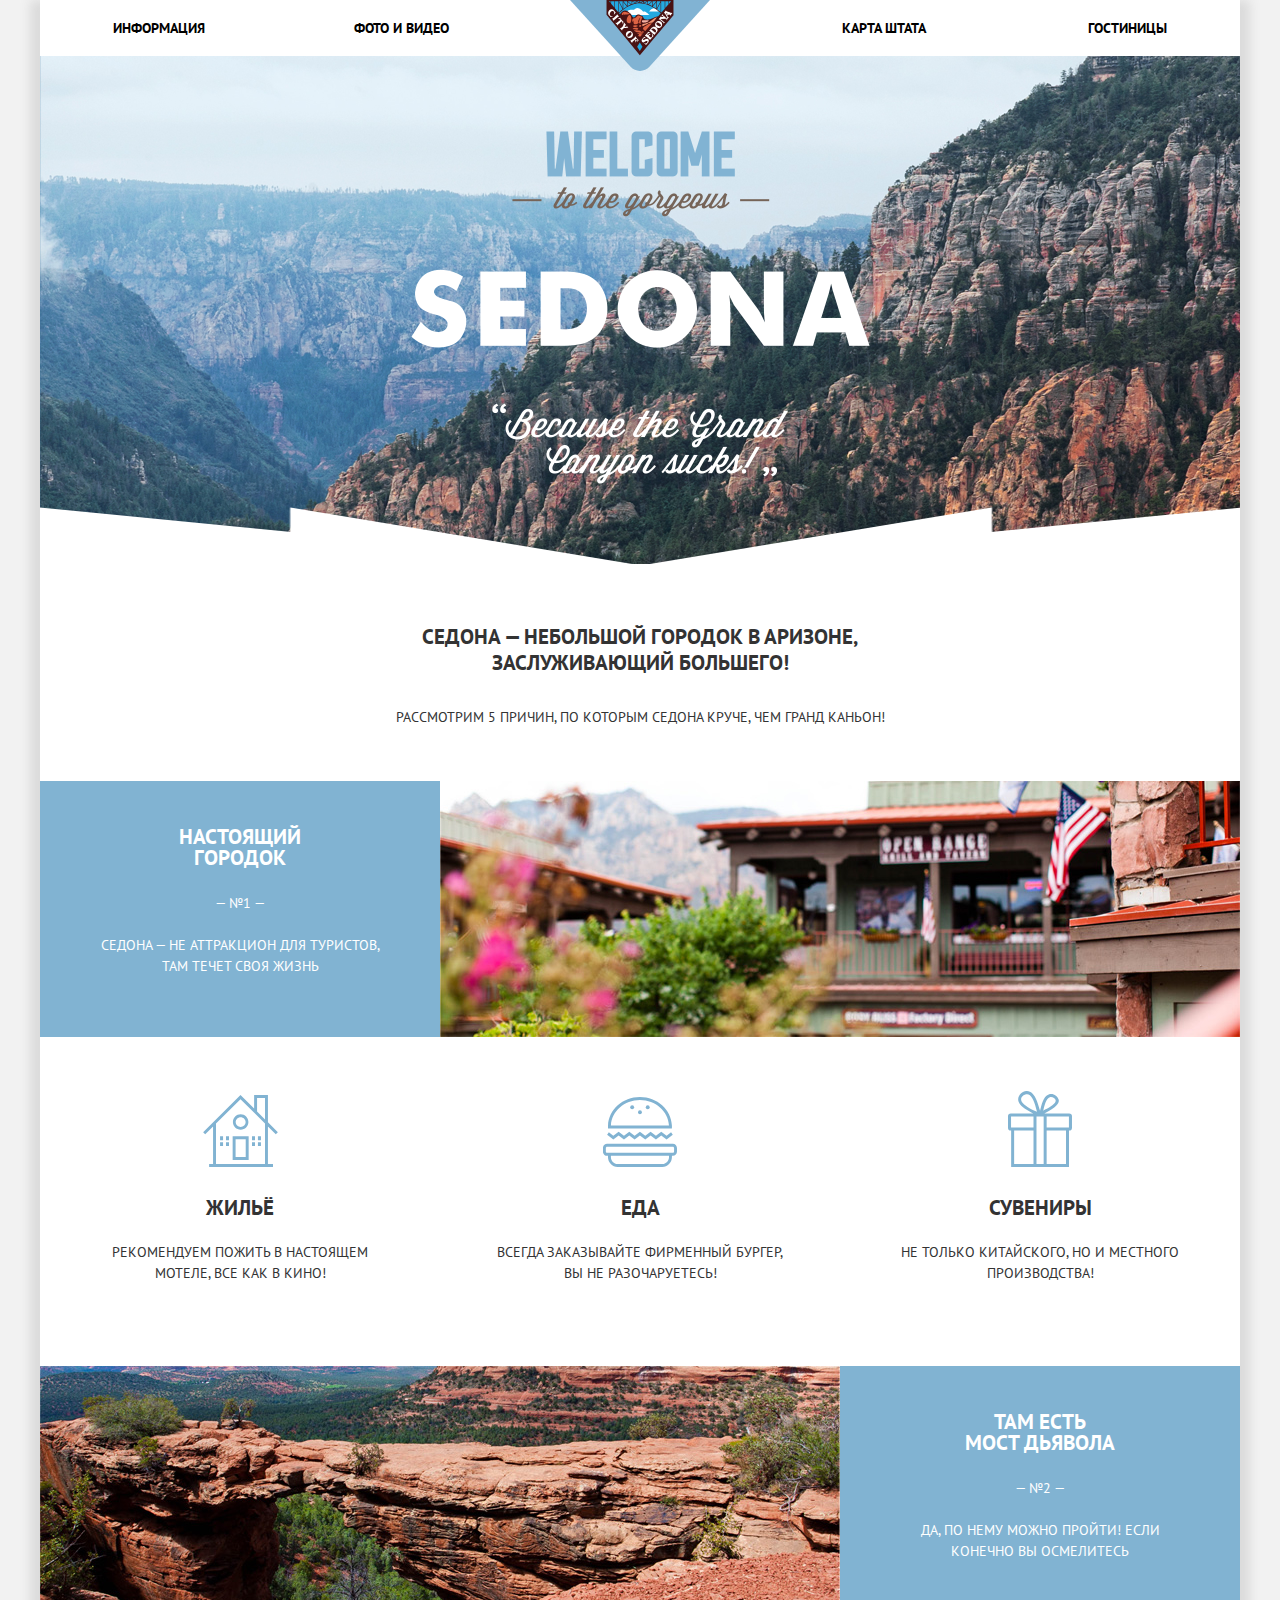
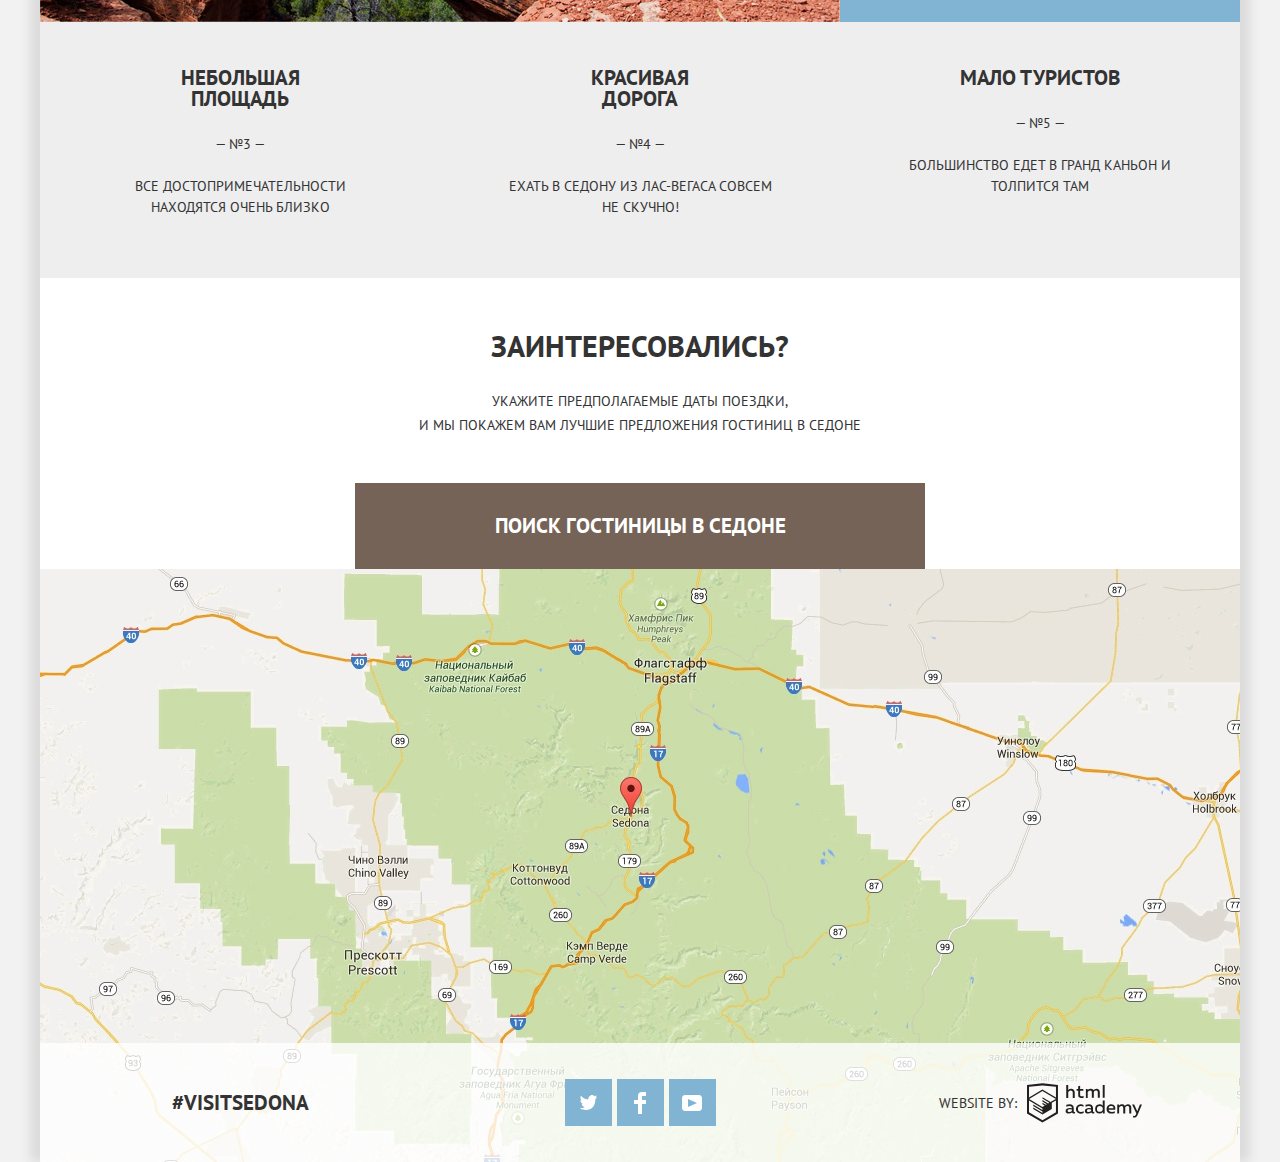
<file: index.html>
<!DOCTYPE html>
<html lang="ru">

<head>
  <meta charset="utf-8">
  <title>HTML Academy: Седона</title>
  <link href="https://fonts.googleapis.com/css?family=PT+Sans" rel="stylesheet">
  <link href="css/normalize.css" rel="stylesheet">
  <link rel="stylesheet" href="css/style.min.css">
</head>

<body>
  <div class="body-container">
    <header class="main-header main-page-header">
      <h1 class="visually-hidden">«Седона»</h1>
      <a class="main-header-logo">
        <img src="img/logo-sedona.svg" alt="Логотип Седоны" width="140" height="71">
      </a>
      <nav class="main-navigation">
        <ul class="site-navigation">
          <li><a href="#">Информация</a></li>
          <li><a href="#">Фото и видео</a></li>
          <li><a href="#">Карта штата</a></li>
          <li><a href="catalog.html">Гостиницы</a></li>
        </ul>
      </nav>
      <img class="welcome" src="img/welcome.png" alt="Добро пожаловать в прекрасную Седону потому что Гранд Каньон отстой" width="459" height="353">
    </header>

    <main class="container">

      <section class="sedona-features">
        <h2 class="visually-hidden">Преимущества Седоны</h2>
        <p class="description">Седона — небольшой городок в Аризоне, заслуживающий большего!</p>
        <p class="features">Рассмотрим 5 причин, по которым Седона круче, чем гранд каньон!</p>
        <ul class="features-list">
          <li class="feature-item feature-item-full-width">
            <div class="container">
              <h3 class="feature-title">Настоящий городок</h3>
              <b>— №1 —</b>
              <p class="feature-comment">Седона — не аттракцион для туристов, там течет своя жизнь</p>
            </div>
            <img src="img/city.jpg" alt="фото городка" width="800" height="256">
            <ul class="features-town">
              <li class="feature-item accommodation">
                <h3 class="feature-tittle">Жильё</h3>
                <p class="feature-comment">Рекомендуем пожить в настоящем мотеле, все как в кино!</p>
              </li>
              <li class="feature-item food">
                <h3 class="feature-tittle">Еда</h3>
                <p class="feature-comment">Всегда заказывайте фирменный бургер, вы не разочаруетесь!</p>
              </li>
              <li class="feature-item souvenirs">
                <h3 class="feature-tittle">Сувениры</h3>
                <p class="feature-comment">Не только китайского, но и местного производства!</p>
              </li>
            </ul>
          </li>
          <li class="feature-item feature-item-full-width">
            <img src="img/bridge.jpg" alt="фото моста" width="800" height="256">
            <div class="container">
              <h3 class="feature-title bridge">Там есть<br> мост дьявола</h3>
              <b>— №2 —</b>
              <p class="feature-comment">Да, по нему можно пройти! Если конечно вы осмелитесь</p>
            </div>
          </li>
          <li class="feature-item">
            <h3 class="feature-title">Небольшая площадь</h3>
            <b>— №3 —</b>
            <p class="feature-comment">Все достопримечательности находятся очень близко</p>
          </li>
          <li class="feature-item">
            <h3 class="feature-title">Красивая дорога</h3>
            <b>— №4 —</b>
            <p class="feature-comment">Ехать в Седону из Лас-Вегаса совсем не скучно!</p>
          </li>
          <li class="feature-item">
            <h3 class="feature-title">Мало туристов</h3>
            <b>— №5 —</b>
            <p class="feature-comment">Большинство едет в Гранд Каньон и толпится там</p>
          </li>
        </ul>
      </section>
      <section class="search-hotel">
        <h2 class="visually-hidden">Поиск гостиницы в Седоне</h2>
        <b class="interesting">Заинтересовались?</b>
        <p class="search-offer">Укажите предполагаемые даты поездки,<br>
          и мы покажем вам лучшие предложения гостиниц в Седоне</p>
        <a href="#" class="title-button button">Поиск гостиницы в седоне</a>
        <form class="search-form" action="https://echo.htmlacademy.ru" method="post">
          <div class="search-container">
            <p class="search-item">
              <label for="arrival-date">Дата заезда:</label>
              <input class="input-date" id="arrival-date" type="text" name="arrival-date" value="24 апреля 2017">
              <button type="button" name="calendar" class="button form-icon calendar" aria-label="Календарь">
                <svg xmlns="http://www.w3.org/2000/svg" width="21" height="22" viewBox="0 0 21 22">
                  <path d="M19.251 2.025h-2.845V.648c0-.381-.294-.689-.656-.689-.363 0-.656.308-.656.689v1.377h-3.938V.648c0-.381-.294-.689-.655-.689-.363 0-.657.308-.657.689v1.377H5.906V.648c0-.381-.294-.689-.656-.689-.363 0-.657.308-.657.689v1.377H1.75C.784 2.025 0 2.847 0 3.862v16.302C0 21.179.784 22 1.75 22h17.501c.966 0 1.749-.821 1.749-1.836V3.862c0-1.015-.783-1.837-1.749-1.837zm.437 18.139a.448.448 0 0 1-.437.459H1.75a.45.45 0 0 1-.438-.459V3.862a.45.45 0 0 1 .438-.459h2.844v1.378c0 .381.294.689.657.689.362 0 .656-.308.656-.689V3.403h3.938v1.378c0 .381.294.689.657.689.361 0 .655-.308.655-.689V3.403h3.938v1.378c0 .381.293.689.656.689.362 0 .656-.308.656-.689V3.403h2.845c.241 0 .437.206.437.459v16.302z" />
                  <path d="M4.594 8.225h2.625v2.066H4.594zM4.594 11.668h2.625v2.067H4.594zM4.594 15.112h2.625v2.066H4.594zM9.188 15.112h2.625v2.066H9.188zM9.188 11.668h2.625v2.067H9.188zM9.188 8.225h2.625v2.066H9.188zM13.781 15.112h2.625v2.066h-2.625zM13.781 11.668h2.625v2.067h-2.625zM13.781 8.225h2.625v2.066h-2.625z" />
                </svg>
              </button>
            </p>
            <p class="search-item">
              <label for="departure-date">Дата выезда:</label>
              <input class="input-date" id="departure-date" type="text" name="departure-date" value="4 июля 2017">
              <button type="button" name="calendar" class="button form-icon calendar" aria-label="Календарь">
                <svg xmlns="http://www.w3.org/2000/svg" width="21" height="22" viewBox="0 0 21 22">
                  <path d="M19.251 2.025h-2.845V.648c0-.381-.294-.689-.656-.689-.363 0-.656.308-.656.689v1.377h-3.938V.648c0-.381-.294-.689-.655-.689-.363 0-.657.308-.657.689v1.377H5.906V.648c0-.381-.294-.689-.656-.689-.363 0-.657.308-.657.689v1.377H1.75C.784 2.025 0 2.847 0 3.862v16.302C0 21.179.784 22 1.75 22h17.501c.966 0 1.749-.821 1.749-1.836V3.862c0-1.015-.783-1.837-1.749-1.837zm.437 18.139a.448.448 0 0 1-.437.459H1.75a.45.45 0 0 1-.438-.459V3.862a.45.45 0 0 1 .438-.459h2.844v1.378c0 .381.294.689.657.689.362 0 .656-.308.656-.689V3.403h3.938v1.378c0 .381.294.689.657.689.361 0 .655-.308.655-.689V3.403h3.938v1.378c0 .381.293.689.656.689.362 0 .656-.308.656-.689V3.403h2.845c.241 0 .437.206.437.459v16.302z" />
                  <path d="M4.594 8.225h2.625v2.066H4.594zM4.594 11.668h2.625v2.067H4.594zM4.594 15.112h2.625v2.066H4.594zM9.188 15.112h2.625v2.066H9.188zM9.188 11.668h2.625v2.067H9.188zM9.188 8.225h2.625v2.066H9.188zM13.781 15.112h2.625v2.066h-2.625zM13.781 11.668h2.625v2.067h-2.625zM13.781 8.225h2.625v2.066h-2.625z" />
                </svg>
              </button>
            </p>
            <p class="search-item">
              <label for="adults">Взрослые:</label>
              <button type="button" name="minus" class="button form-icon minus" aria-label="минус">
                <svg width="12" height="3">
                  <line x1="0" y1="2" x2="12" y2="2" stroke="#a9a9a9" stroke-width="3" />
                </svg>
              </button>
              <input class="input-number" id="adults" type="text" name="adults" value="2">
              <button type="button" name="plus" class="button form-icon plus" aria-label="плюс">
                <svg width="12" height="12">
                  <line x1="0" y1="6" x2="12" y2="6" stroke="#a9a9a9" stroke-width="3" />
                  <line x1="6" y1="0" x2="6" y2="12" stroke="#a9a9a9" stroke-width="3" />
                </svg>
              </button>
              <label class="children" for="children">Дети:</label>
              <button type="button" name="minus" class="button form-icon minus" aria-label="минус">
                <svg width="12" height="3">
                  <line x1="0" y1="2" x2="12" y2="2" stroke="#a9a9a9" stroke-width="3" />
                </svg>
              </button>
              <input class="input-number" id="children" type="text" name="children" value="0">
              <button type="button" name="plus" class="button form-icon plus" aria-label="плюс">
                <svg width="12" height="12">
                  <line x1="0" y1="6" x2="12" y2="6" stroke="#a9a9a9" stroke-width="3" />
                  <line x1="6" y1="0" x2="6" y2="12" stroke="#a9a9a9" stroke-width="3" />
                </svg>
              </button>
            </p>
          </div>
          <button type="submit" class="search-button button">Найти</button>
        </form>
      </section>
    </main>
    <footer class="main-footer">
      <div class="map">
        <iframe src="https://www.google.com/maps/embed?pb=!1m18!1m12!1m3!1d498554.2047566273!2d-112.06861804696558!3d34.824719195195456!2m3!1f0!2f0!3f0!3m2!1i1024!2i768!4f13.1!3m3!1m2!1s0x872da132f942b00d%3A0x5548c523fa6c8efd!2z0KHQtdC00L7QvdCwLCDQkNGA0LjQt9C-0L3QsCA4NjMzNiwg0KHQqNCQ!5e0!3m2!1sru!2sru!4v1551108663161"
          width="1200" height="593" allowfullscreen></iframe>
        <img src="img/map.jpg" alt="карта Седоны" width="1200" height="593">
      </div>
      <div class="container">
        <span class="hashtag">#visitsedona</span>
        <div class="footer-social">
          <ul>
            <li><a class="social-button" href="#"><span class="visually-hidden">Твиттер</span>
                <svg xmlns="http://www.w3.org/2000/svg" xmlns:xlink="http://www.w3.org/1999/xlink" width="17" height="15" viewBox="0 0 17 15">
                  <path fill="#FFF" d="M10.95.144c1.685-.496 2.984.27 3.577 1.179.673-.231 1.331-.481 2.011-.708a2.345 2.345 0 0 1-.857 1.768c.685.17 1.304-.491 1.304-.491-.169 1-1.006 1.788-1.563 2.024-.231 6.75-3.175 11.217-10.077 11.082h-.446c-.41 0-4.164-.46-4.898-1.887 2.271.196 3.893-.422 4.693-1.177-.96-.3-2.679-.477-2.979-2.95.349.106.564.228 1.19.119C1.705 8.247.374 7.53.448 5.33c.285.328 1.067.536 1.34.472C1.085 5.561-.182 2.442.894.85c1.818 1.854 3.735 3.606 7.152 3.773C8.254 2.33 9.183.793 10.95.144z" /></svg>
              </a></li>
            <li><a class="social-button" href="#"><span class="visually-hidden">Фейсбук</span>
                <svg xmlns="http://www.w3.org/2000/svg" width="12" height="22" viewBox="0 0 12 22">
                  <path fill="#FFF" d="M12 4V0H8a4 4 0 0 0-4 4v4H0v4h4v10h4V12h4V8H8V4h4z" /></svg>
              </a></li>
            <li><a class="social-button" href="#"><span class="visually-hidden">Ютуб</span>
                <svg xmlns="http://www.w3.org/2000/svg" xmlns:xlink="http://www.w3.org/1999/xlink" width="20" height="16" viewBox="0 0 20 16">
                  <path fill="#FFF" d="M17 0H3C1.35 0 0 1.35 0 3v10c0 1.65 1.35 3 3 3h14c1.65 0 3-1.35 3-3V3c0-1.65-1.35-3-3-3zM6.027 11.998V4.002L15.014 8l-8.987 3.998z" /></svg>
              </a></li>
          </ul>
        </div>
        <p class="footer-copyright">
          <span>website by:</span>
          <a class="copyright" href="https://htmlacademy.ru/intensive/htmlcss">
            <svg id="Layer_1" data-name="Layer 1" xmlns="http://www.w3.org/2000/svg" width="115" height="40" viewBox="0 0 108.08 36.85">
              <title>logo-htmlacademy-small1</title>
              <path d="M44.61,26.88a2,2,0,0,0,.55-0.1v1.33a3.25,3.25,0,0,1-1.18.21,1.67,1.67,0,0,1-1.67-1,4.84,4.84,0,0,1-3.14,1.08c-1.51,0-2.91-.83-2.91-2.55,0-2.13,2-2.79,3.71-2.79a11.08,11.08,0,0,1,2.17.25v-0.3c0-1-.76-1.77-2.19-1.77a7.42,7.42,0,0,0-3,.64v-1.7a10.21,10.21,0,0,1,3.19-.55c2.36,0,3.81,1.12,3.81,3.65v3a0.54,0.54,0,0,0,.49.59h0.17Zm-6.44-1.13A1.35,1.35,0,0,0,39.63,27h0.11a3.39,3.39,0,0,0,2.41-1V24.58a9.72,9.72,0,0,0-1.81-.21c-1,0-2.16.33-2.16,1.38h0Zm12.36-6.11a5,5,0,0,1,2.57.64V22a4.08,4.08,0,0,0-2.3-.7,2.75,2.75,0,1,0,0,5.49,5,5,0,0,0,2.43-.64v1.71a6.27,6.27,0,0,1-2.76.57A4.21,4.21,0,0,1,46,24.51q0-.21,0-0.41a4.32,4.32,0,0,1,4.18-4.46h0.38Zm12.17,7.24a2,2,0,0,0,.55-0.1v1.33a3.25,3.25,0,0,1-1.18.21,1.67,1.67,0,0,1-1.67-1,4.84,4.84,0,0,1-3.14,1.08c-1.51,0-2.91-.83-2.91-2.55,0-2.13,2-2.79,3.71-2.79a11.08,11.08,0,0,1,2.17.25v-0.3c0-1-.76-1.77-2.19-1.77a7.42,7.42,0,0,0-3,.64v-1.7a10.21,10.21,0,0,1,3.19-.55c2.36,0,3.81,1.12,3.81,3.65v3a0.54,0.54,0,0,0,.49.59h0.17Zm-6.44-1.13A1.35,1.35,0,0,0,57.73,27h0.11a3.39,3.39,0,0,0,2.41-1V24.58a9.72,9.72,0,0,0-1.81-.21c-1.06,0-2.16.33-2.16,1.38h0ZM73,16V28.2H71.35V26.88a3.88,3.88,0,0,1-3.19,1.54,4.4,4.4,0,0,1,0-8.78,3.81,3.81,0,0,1,3,1.3V16H73Zm-4.53,5.22a2.76,2.76,0,1,0,0,5.52A2.86,2.86,0,0,0,71.15,25V23A2.91,2.91,0,0,0,68.49,21.27ZM79,19.64c3.31,0,4.46,2.68,3.92,5.09H76.7c0.21,1.5,1.67,2.11,3.19,2.11a6.11,6.11,0,0,0,2.64-.59v1.6a7.14,7.14,0,0,1-3,.57C77,28.42,74.78,27,74.78,24a4.18,4.18,0,0,1,4-4.39H79Zm0.09,1.54a2.28,2.28,0,0,0-2.44,2.1v0.06H81.3A2,2,0,0,0,79.13,21.18Zm5.73,7V19.87h1.65v1a3.81,3.81,0,0,1,2.78-1.27A2.86,2.86,0,0,1,91.89,21a4.12,4.12,0,0,1,2.91-1.33A3.06,3.06,0,0,1,98,23V28.2h-1.9V23.05a1.59,1.59,0,0,0-1.42-1.75H94.42a2.8,2.8,0,0,0-2.07,1.12V28.2h-1.9V23.05A1.59,1.59,0,0,0,89,21.31H88.8a3,3,0,0,0-2.21,1.29v5.63H84.86Zm21.31-8.33h1.9l-3.91,9.46c-0.9,2.17-2.09,2.86-3.35,2.86a4.76,4.76,0,0,1-1.1-.14V30.46a2.86,2.86,0,0,0,.85.12c0.9,0,1.58-.64,2.07-1.9l0.17-.42-4-8.4h2l2.86,6.29ZM38.73,1.46V6.22a3.81,3.81,0,0,1,2.7-1.14,3.25,3.25,0,0,1,3.44,3.4v5.15H43V8.72a1.81,1.81,0,0,0-1.61-2h-0.3a2.93,2.93,0,0,0-2.32,1.39v5.52h-1.9V1.46h1.9ZM49.94,2.31v3h3V6.91h-3v3.81c0,1.1.5,1.46,1.58,1.46a4.49,4.49,0,0,0,1.69-.33v1.6A6.8,6.8,0,0,1,51,13.8a2.55,2.55,0,0,1-2.86-2.74V6.89H46.58V5.26h1.5V2.74Zm5.4,11.31V5.28H57v1A3.81,3.81,0,0,1,59.77,5a2.86,2.86,0,0,1,2.6,1.33A4.12,4.12,0,0,1,65.28,5,3.06,3.06,0,0,1,68.44,8.4v5.21h-1.9V8.46a1.59,1.59,0,0,0-1.42-1.75H64.89a2.8,2.8,0,0,0-2.07,1.12v5.78h-1.9V8.46A1.59,1.59,0,0,0,59.5,6.71H59.27A3,3,0,0,0,57.06,8v5.63H55.34ZM71.17,1.45H73V13.6H71.17V1.45ZM14.71,0H14.55L0,1.54V28.21l14.55,8.66,14.55-8.66V1.54Zm12.5,27.1L14.55,34.64,1.9,27.12V16.18l12.59,7.5V25L5.86,19.9v1.31l8.68,5.21v1.39L5.87,22.65V24l8.68,5.21,8.75-5.24V18.31L27.2,16V27.12Zm0-12.53-3.48,2-1.6,1L14.51,13v1.31L21,18.23H21l-0.14.09-1,.54-5.37-3.2V17l4.24,2.52-1,.67-3.2-1.9v1.31l2.1,1.24L14.5,22.1,2,14.65,14.51,7.11Zm0-1.32L14.49,5.76,1.91,13.25v-10L14.56,1.92,27.21,3.25v10h0Z"
                transform="translate(0 -0.02)" fill="#231f20" />
            </svg>
          </a>
        </p>
      </div>
    </footer>
  </div>
  <script src="js/script.min.js"></script>
</body>

</html>
</file>
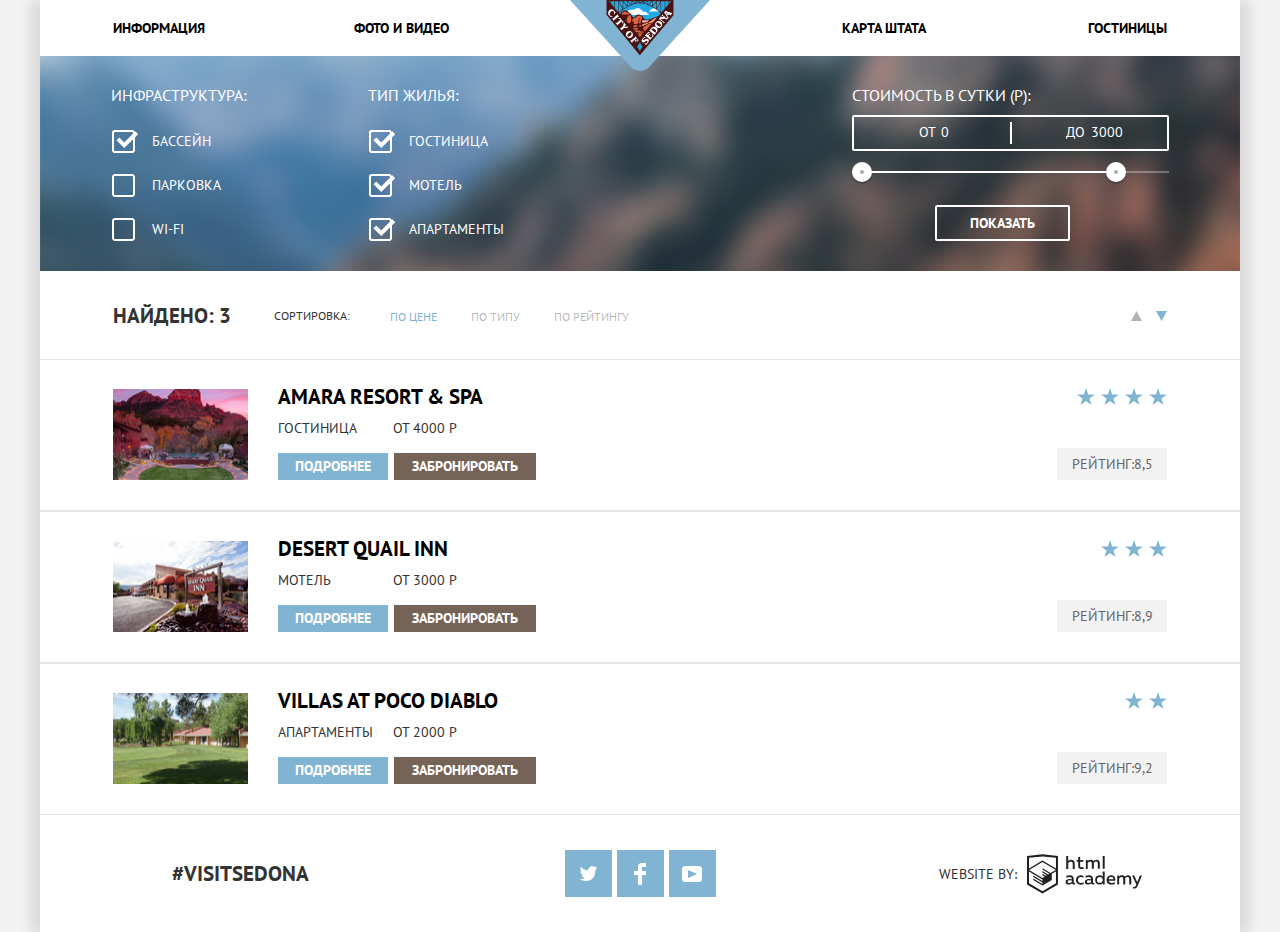
<file: catalog.html>
<!DOCTYPE html>
<html lang="ru">

<head>
  <meta charset="utf-8">
  <title>HTML Academy: Седона</title>
  <link href="https://fonts.googleapis.com/css?family=PT+Sans" rel="stylesheet">
  <link href="css/normalize.css" rel="stylesheet">
  <link rel="stylesheet" href="css/style.min.css">
</head>

<body class="inner-page">
  <div class="body-container">
    <header class="main-header">
      <h1 class="visually-hidden">«Гостиницы»</h1>
      <a class="main-header-logo" href="index.html">
        <img src="img/logo-sedona.svg" alt="Логотип Седоны" width="140" height="71">
      </a>
      <nav class="main-navigation">
        <ul class="site-navigation">
          <li><a href="#">Информация</a></li>
          <li><a href="#">Фото и видео</a></li>
          <li><a href="#">Карта штата</a></li>
          <li><a href="#">Гостиницы</a></li>
        </ul>
      </nav>
    </header>
    <main class="container">
      <h1 class="visually-hidden">Гостиницы</h1>
      <section class="filters">
        <h2 class="visually-hidden">Фильтр отелей</h2>
        <form class="filter" method="get" action="https://echo.htmlacademy.ru">
          <fieldset>
            <legend>инфраструктура:</legend>
            <ul>
              <li class="filter-option">
                <input class="visually-hidden filter-input filter-input-checkbox" type="checkbox" name="pool" id="filter-pool" checked>
                <label for="filter-pool">бассейн</label>
              </li>
              <li class="filter-option">
                <input class="visually-hidden filter-input filter-input-checkbox" type="checkbox" name="parking" id="filter-parking">
                <label for="filter-parking">парковка</label>
              </li>
              <li class="filter-option">
                <input class="visually-hidden filter-input filter-input-checkbox" type="checkbox" name="wi-fi" id="filter-wi-fi">
                <label for="filter-wi-fi">wi-fi</label>
              </li>
            </ul>
          </fieldset>
          <fieldset>
            <legend>тип жилья:</legend>
            <ul>
              <li class="filter-option">
                <input class="visually-hidden filter-input filter-input-checkbox" type="checkbox" name="hotel" id="filter-hotel" checked>
                <label for="filter-hotel">гостиница</label>
              </li>
              <li class="filter-option">
                <input class="visually-hidden filter-input filter-input-checkbox" type="checkbox" name="motel" id="filter-motel" checked>
                <label for="filter-motel">мотель</label>
              </li>
              <li class="filter-option">
                <input class="visually-hidden filter-input filter-input-checkbox" type="checkbox" name="apartments" id="filter-apartments" checked>
                <label for="filter-apartments">апартаменты</label>
              </li>
            </ul>
          </fieldset>
          <fieldset class="filter-range">
            <legend>стоимость в сутки (р):</legend>
            <div class="price-controls">
              <label class="min-price">от <input type="text" name="min-price" value="0"></label>
              <label class="max-price">до <input type="text" name="max-price" value="3000"></label>
            </div>
            <div class="range-controls">
              <div class="scale">
                <div class="bar"></div>
              </div>
              <div class="range-toggle range-toggle-min"></div>
              <div class="range-toggle range-toggle-max"></div>
            </div>
            <button type="submit" class="btn-transparent button">Показать</button>
          </fieldset>
        </form>
      </section>
      <section class="search-sorting">
        <div class="search-result">
          Найдено: <span class="search-result-number">3</span>
        </div>
        <h3>Сортировка:</h3>
        <ul class="sorting-list">
          <li class="sorting-item-current">
            <a href="#">по цене</a>
          </li>
          <li>
            <a href="#">по типу</a>
          </li>
          <li>
            <a href="#">по рейтингу</a>
          </li>
        </ul>
        <span class="sorting-direction">
          <a class="sorting-direction-link sorting-up" href="#" aria-label="сортировка вверх">
            <svg xmlns="http://www.w3.org/2000/svg" width="11" height="10" viewBox="0 0 11 10">
              <path fill="#231F20" d="M5.5 0L0 10h11z" /></svg>
          </a>
          <a class="sorting-direction-link sorting-down sorting-current" href="#" aria-label="сортировка вниз">
            <svg xmlns="http://www.w3.org/2000/svg" width="11" height="10" viewBox="0 0 11 10">
              <path fill="#231F20" d="M5.5 10L0 0h11" /></svg></a>
        </span>
      </section>
      <section class="hotels">
        <h2 class="visually-hidden">Список отелей</h2>
        <ul class="hotels-list">
          <li class="hotel-item">
            <p class="hotel-item-image">
              <img src="img/AmaraResortSpa.jpg" alt="Отель Amara Resort & Spa" width="135" height="90">
            </p>
            <div class="hotel-detals">
              <a href="#" class="hotel-link">
                <h3>Amara Resort & Spa</h3>
              </a>
              <span class="category-price">гостиница</span>
              <span class="category-price">от 4000 р</span>
              <a class="button hotel-info" href="#">Подробнее</a>
              <a class="button book" href="#">Забронировать</a>
            </div>
            <div class="rating">
              <span class="stars">
                <svg id="star" xmlns="http://www.w3.org/2000/svg" width="18" height="17" viewBox="0 0 18 17">
                  <path fill="#81B3D2" d="M9.002 0l2.126 6.494h6.877l-5.564 4.012L14.566 17l-5.564-4.013L3.438 17l2.126-6.494L0 6.494h6.878z" /></svg>
                <svg width="18" height="17">
                  <use xlink:href="#star" />
                </svg>
                <svg width="18" height="17">
                  <use xlink:href="#star" />
                </svg>
                <svg width="18" height="17">
                  <use xlink:href="#star" />
                </svg>
              </span>
              <span class="button rating-number">Рейтинг:8,5</span>
            </div>
          </li>
          <li class="hotel-item">
            <p class="hotel-item-image">
              <img src="img/DesertQuailInn.jpg" alt="Отель Desert Quail Inn" width="135" height="90">
            </p>
            <div class="hotel-detals">
              <a href="#" class="hotel-link">
                <h3>Desert Quail Inn</h3>
              </a>
              <span class="category-price">мотель</span>
              <span class="category-price">от 3000 р</span>
              <a class=" button hotel-info" href="#">Подробнее</a>
              <a class="button book" href="#">Забронировать</a>
            </div>
            <div class="rating">
              <span class="stars">
                <svg width="18" height="17">
                  <use xlink:href="#star" />
                </svg>
                <svg width="18" height="17">
                  <use xlink:href="#star" />
                </svg>
                <svg width="18" height="17">
                  <use xlink:href="#star" />
                </svg>
              </span>
              <span class="button rating-number">Рейтинг:8,9</span>
            </div>
          </li>
          <li class="hotel-item">
            <p class="hotel-item-image">
              <img src="img/VillasPocoDiablo.jpg" alt="Отель Villas at Poco Diablo" width="135" height="90">
            </p>
            <div class="hotel-detals">
              <a href="#" class="hotel-link">
                <h3>Villas at Poco Diablo</h3>
              </a>
              <span class="category-price">апартаменты</span>
              <span class="category-price">от 2000 р</span>
              <a class="button hotel-info" href="#">Подробнее</a>
              <a class="button book" href="#">Забронировать</a>
            </div>
            <div class="rating">
              <span class="stars">
                <svg width="18" height="17">
                  <use xlink:href="#star" />
                </svg>
                <svg width="18" height="17">
                  <use xlink:href="#star" />
                </svg>
              </span>
              <span class="button rating-number">Рейтинг:9,2</span>
            </div>
          </li>
        </ul>
      </section>
    </main>
    <footer class="main-footer">
      <span class="hashtag">#visitsedona</span>
      <div class="footer-social">
        <ul>
          <li><a class="social-button" href="#"><span class="visually-hidden">Твиттер</span>
              <svg xmlns="http://www.w3.org/2000/svg" xmlns:xlink="http://www.w3.org/1999/xlink" width="17" height="15" viewBox="0 0 17 15">
                <path fill="#FFF" d="M10.95.144c1.685-.496 2.984.27 3.577 1.179.673-.231 1.331-.481 2.011-.708a2.345 2.345 0 0 1-.857 1.768c.685.17 1.304-.491 1.304-.491-.169 1-1.006 1.788-1.563 2.024-.231 6.75-3.175 11.217-10.077 11.082h-.446c-.41 0-4.164-.46-4.898-1.887 2.271.196 3.893-.422 4.693-1.177-.96-.3-2.679-.477-2.979-2.95.349.106.564.228 1.19.119C1.705 8.247.374 7.53.448 5.33c.285.328 1.067.536 1.34.472C1.085 5.561-.182 2.442.894.85c1.818 1.854 3.735 3.606 7.152 3.773C8.254 2.33 9.183.793 10.95.144z" /></svg>
            </a></li>
          <li><a class="social-button" href="#"><span class="visually-hidden">Фейсбук</span>
              <svg xmlns="http://www.w3.org/2000/svg" width="12" height="22" viewBox="0 0 12 22">
                <path fill="#FFF" d="M12 4V0H8a4 4 0 0 0-4 4v4H0v4h4v10h4V12h4V8H8V4h4z" /></svg>
            </a></li>
          <li><a class="social-button" href="#"><span class="visually-hidden">Ютуб</span>
              <svg xmlns="http://www.w3.org/2000/svg" xmlns:xlink="http://www.w3.org/1999/xlink" width="20" height="16" viewBox="0 0 20 16">
                <path fill="#FFF" d="M17 0H3C1.35 0 0 1.35 0 3v10c0 1.65 1.35 3 3 3h14c1.65 0 3-1.35 3-3V3c0-1.65-1.35-3-3-3zM6.027 11.998V4.002L15.014 8l-8.987 3.998z" /></svg>
            </a></li>
        </ul>
      </div>
      <p class="footer-copyright">
        <span>website by:</span>
        <a class="copyright" href="https://htmlacademy.ru/intensive/htmlcss">
          <svg id="Layer_1" data-name="Layer 1" xmlns="http://www.w3.org/2000/svg" width="115" height="40" viewBox="0 0 108.08 36.85">
            <title>logo-htmlacademy-small1</title>
            <path d="M44.61,26.88a2,2,0,0,0,.55-0.1v1.33a3.25,3.25,0,0,1-1.18.21,1.67,1.67,0,0,1-1.67-1,4.84,4.84,0,0,1-3.14,1.08c-1.51,0-2.91-.83-2.91-2.55,0-2.13,2-2.79,3.71-2.79a11.08,11.08,0,0,1,2.17.25v-0.3c0-1-.76-1.77-2.19-1.77a7.42,7.42,0,0,0-3,.64v-1.7a10.21,10.21,0,0,1,3.19-.55c2.36,0,3.81,1.12,3.81,3.65v3a0.54,0.54,0,0,0,.49.59h0.17Zm-6.44-1.13A1.35,1.35,0,0,0,39.63,27h0.11a3.39,3.39,0,0,0,2.41-1V24.58a9.72,9.72,0,0,0-1.81-.21c-1,0-2.16.33-2.16,1.38h0Zm12.36-6.11a5,5,0,0,1,2.57.64V22a4.08,4.08,0,0,0-2.3-.7,2.75,2.75,0,1,0,0,5.49,5,5,0,0,0,2.43-.64v1.71a6.27,6.27,0,0,1-2.76.57A4.21,4.21,0,0,1,46,24.51q0-.21,0-0.41a4.32,4.32,0,0,1,4.18-4.46h0.38Zm12.17,7.24a2,2,0,0,0,.55-0.1v1.33a3.25,3.25,0,0,1-1.18.21,1.67,1.67,0,0,1-1.67-1,4.84,4.84,0,0,1-3.14,1.08c-1.51,0-2.91-.83-2.91-2.55,0-2.13,2-2.79,3.71-2.79a11.08,11.08,0,0,1,2.17.25v-0.3c0-1-.76-1.77-2.19-1.77a7.42,7.42,0,0,0-3,.64v-1.7a10.21,10.21,0,0,1,3.19-.55c2.36,0,3.81,1.12,3.81,3.65v3a0.54,0.54,0,0,0,.49.59h0.17Zm-6.44-1.13A1.35,1.35,0,0,0,57.73,27h0.11a3.39,3.39,0,0,0,2.41-1V24.58a9.72,9.72,0,0,0-1.81-.21c-1.06,0-2.16.33-2.16,1.38h0ZM73,16V28.2H71.35V26.88a3.88,3.88,0,0,1-3.19,1.54,4.4,4.4,0,0,1,0-8.78,3.81,3.81,0,0,1,3,1.3V16H73Zm-4.53,5.22a2.76,2.76,0,1,0,0,5.52A2.86,2.86,0,0,0,71.15,25V23A2.91,2.91,0,0,0,68.49,21.27ZM79,19.64c3.31,0,4.46,2.68,3.92,5.09H76.7c0.21,1.5,1.67,2.11,3.19,2.11a6.11,6.11,0,0,0,2.64-.59v1.6a7.14,7.14,0,0,1-3,.57C77,28.42,74.78,27,74.78,24a4.18,4.18,0,0,1,4-4.39H79Zm0.09,1.54a2.28,2.28,0,0,0-2.44,2.1v0.06H81.3A2,2,0,0,0,79.13,21.18Zm5.73,7V19.87h1.65v1a3.81,3.81,0,0,1,2.78-1.27A2.86,2.86,0,0,1,91.89,21a4.12,4.12,0,0,1,2.91-1.33A3.06,3.06,0,0,1,98,23V28.2h-1.9V23.05a1.59,1.59,0,0,0-1.42-1.75H94.42a2.8,2.8,0,0,0-2.07,1.12V28.2h-1.9V23.05A1.59,1.59,0,0,0,89,21.31H88.8a3,3,0,0,0-2.21,1.29v5.63H84.86Zm21.31-8.33h1.9l-3.91,9.46c-0.9,2.17-2.09,2.86-3.35,2.86a4.76,4.76,0,0,1-1.1-.14V30.46a2.86,2.86,0,0,0,.85.12c0.9,0,1.58-.64,2.07-1.9l0.17-.42-4-8.4h2l2.86,6.29ZM38.73,1.46V6.22a3.81,3.81,0,0,1,2.7-1.14,3.25,3.25,0,0,1,3.44,3.4v5.15H43V8.72a1.81,1.81,0,0,0-1.61-2h-0.3a2.93,2.93,0,0,0-2.32,1.39v5.52h-1.9V1.46h1.9ZM49.94,2.31v3h3V6.91h-3v3.81c0,1.1.5,1.46,1.58,1.46a4.49,4.49,0,0,0,1.69-.33v1.6A6.8,6.8,0,0,1,51,13.8a2.55,2.55,0,0,1-2.86-2.74V6.89H46.58V5.26h1.5V2.74Zm5.4,11.31V5.28H57v1A3.81,3.81,0,0,1,59.77,5a2.86,2.86,0,0,1,2.6,1.33A4.12,4.12,0,0,1,65.28,5,3.06,3.06,0,0,1,68.44,8.4v5.21h-1.9V8.46a1.59,1.59,0,0,0-1.42-1.75H64.89a2.8,2.8,0,0,0-2.07,1.12v5.78h-1.9V8.46A1.59,1.59,0,0,0,59.5,6.71H59.27A3,3,0,0,0,57.06,8v5.63H55.34ZM71.17,1.45H73V13.6H71.17V1.45ZM14.71,0H14.55L0,1.54V28.21l14.55,8.66,14.55-8.66V1.54Zm12.5,27.1L14.55,34.64,1.9,27.12V16.18l12.59,7.5V25L5.86,19.9v1.31l8.68,5.21v1.39L5.87,22.65V24l8.68,5.21,8.75-5.24V18.31L27.2,16V27.12Zm0-12.53-3.48,2-1.6,1L14.51,13v1.31L21,18.23H21l-0.14.09-1,.54-5.37-3.2V17l4.24,2.52-1,.67-3.2-1.9v1.31l2.1,1.24L14.5,22.1,2,14.65,14.51,7.11Zm0-1.32L14.49,5.76,1.91,13.25v-10L14.56,1.92,27.21,3.25v10h0Z"
              transform="translate(0 -0.02)" fill="#231f20" />
          </svg>
        </a>
      </p>
    </footer>
  </div>
</body>

</html>
</file>
<file: css/style.min.css>
body{font-family:"PT Sans",Arial,sans-serif;font-size:14px;line-height:26px;color:#333;text-transform:uppercase;text-align:center;width:100%;background-color:#f2f2f2}.body-container{background-color:#fff;width:1200px;margin:0 auto;box-shadow:10px 0 10px 0 #dbdbdb,-10px 0 10px 0 #dbdbdb}.inner-page{text-align:left}.visually-hidden:not(:focus):not(:active),input[type="checkbox"].visually-hidden{position:absolute;width:1px;height:1px;margin:-1px;border:0;padding:0;white-space:nowrap;clip-path:inset(100%);clip:rect(0 0 0 0);overflow:hidden}a{text-decoration:none}img{max-width:100%;height:auto}.main-header{position:relative}.main-page-header{background-color:#3c7098;background-image:url(../img/polygon.png),url("../img/background photo.png");background-repeat:no-repeat,no-repeat;background-position:bottom -2px left -1px,top;background-size:1204px auto,1200px auto;margin-bottom:60px}.inner-page .main-header{position:absolute;text-align:center;width:1200px}.main-navigation{display:-webkit-box;display:-ms-flexbox;display:-webkit-flex;display:flex;padding:0 73px;background-color:#fff;margin-bottom:75px}.inner-page .main-navigation{margin-bottom:0}.main-header-logo{position:absolute;left:530px}.main-header .welcome{margin-bottom:72px}.site-navigation{display:-webkit-box;display:-ms-flexbox;display:-webkit-flex;display:flex;justify-content:space-between;flex-wrap:wrap;font-weight:700;list-style:none;margin:0;padding:0;width:100%}.site-navigation li{width:240px;padding:15px 0}.site-navigation li:first-child,.site-navigation li:nth-child(2){text-align:left}.site-navigation li:nth-child(3),.site-navigation li:last-child{text-align:right}.site-navigation li:nth-child(2){margin-right:90px}.site-navigation a:link,.site-navigation a:visited{color:#000}.site-navigation a:hover{color:#81b3d2}.site-navigation a:active{color:rgba(0,0,0,0.3)}.site-navigation-current a,.site-navigation-current a:visited{color:#766357}.sedona-features{margin-bottom:50px}.sedona-features .description{font-size:21px;font-weight:700;width:620px;margin:0 auto 28px}.sedona-features .features{margin-bottom:51px}.features-list,.features-town{display:-webkit-box;display:-ms-flexbox;display:-webkit-flex;display:flex;flex-wrap:wrap;margin:0;padding:0;list-style:none}.feature-item{line-height:21px;width:400px;text-align:center;background-color:#eee}.feature-item-full-width{display:-webkit-box;display:-ms-flexbox;display:-webkit-flex;display:flex;flex-wrap:wrap;width:100%}.feature-item .container{background-color:#81b3d2;color:#fff;width:400px}.feature-item-full-width img{align-self:center}.feature-item h3{font-size:21px;font-weight:700;line-height:21px;width:160px;margin:45px auto 25px}.feature-tittle::before{display:block;content:"";background-repeat:no-repeat;background-position:bottom;height:130px;width:75px;margin-bottom:30px;margin-left:auto;margin-right:auto}.accommodation .feature-tittle::before{background-image:url(../img/icon1.svg)}.food .feature-tittle::before{background-image:url(../img/icon3.svg)}.souvenirs .feature-tittle::before{background-image:url(../img/icon2.svg)}.feature-item .bridge{width:175px}.feature-item b{display:block;line-height:21px;font-weight:400;margin-bottom:21px}.feature-comment{width:280px;margin-right:auto;margin-left:auto;margin-bottom:60px}.feature-item-full-width .feature-comment{width:305px}.features-town{display:-webkit-box;display:-ms-flexbox;display:-webkit-flex;display:flex}.features-town li{background-color:#fff}.features-town h3{margin-top:0;margin-bottom:24px}.features-town .feature-comment{margin-top:0;margin-bottom:82px}.feature-item svg{margin-top:58px;margin-bottom:24px}.search-hotel{position:relative}.search-hotel .interesting{display:block;font-size:30px;line-height:36px;font-weight:700;margin-bottom:25px}.search-hotel .search-offer{line-height:24px;color:#333;margin-bottom:46px}.button{font:inherit;font-weight:700;text-align:center;color:#fff;vertical-align:middle;text-transform:uppercase;background-color:#766357;border:none}.title-button{display:inline-block;vertical-align:middle;font-size:21px;width:570px;background-color:#766357;margin:0 auto;padding:30px 0}.title-button:hover{background-color:#604e43;z-index:2}.title-button:focus{background-color:#503e33;color:rgba(255,255,255,0.3)}@-webkit-keyframes bounce{0%{transform:translateY(-86px)}100%{transform:translateY(0)}}@keyframes bounce{0%{transform:translateY(-86px)}100%{transform:translateY(0)}}@-webkit-keyframes shake{0%,100%{transform:translateX(0)}10%,30%,50%,70%,90%{transform:translateX(-10px)}20%,40%,60%,80%{transform:translateX(10px)}}@keyframes shake{0%,100%{transform:translateX(0)}10%,30%,50%,70%,90%{transform:translateX(-10px)}20%,40%,60%,80%{transform:translateX(10px)}}.search-form{position:absolute;left:315px;z-index:1;display:none;background-color:#fff;width:570px;margin:0 auto}.search-form-show{display:block;animation:bounce .5s}.search-container{display:-webkit-box;display:-ms-flexbox;display:-webkit-flex;display:flex;flex-wrap:wrap;width:460px;margin:55px auto}.search-item{position:relative;display:-webkit-box;display:-ms-flexbox;display:-webkit-flex;display:flex;margin-top:0;margin-bottom:30px;width:100%}.search-item:last-child{margin-bottom:0}.search-item label{width:117px;font:inherit;font-weight:700;text-transform:uppercase;text-align:left;padding-top:5px;padding-bottom:5px}.search-item .children{margin-left:53px;width:65px}.input-invalid{outline:solid #dc3545}.modal-error{animation:shake .6s}.search-item input{font:inherit;font-weight:700;line-height:28px;text-transform:uppercase;border:none;background-color:#f2f2f2;width:350px;padding-top:5px;padding-bottom:5px;padding-left:15px}.search-item .input-number{z-index:1;width:40px;padding-left:0;text-align:center}.search-item input:hover{background-color:#ebebeb}.search-item input:focus{background-color:transparent;outline:2px solid #e5e5e5}.form-icon{display:-webkit-box;display:-ms-flexbox;display:-webkit-flex;display:flex;align-items:center;justify-content:center;background:#f2f2f2;background-repeat:no-repeat;border:none;width:40px;height:38px;vertical-align:bottom;background-position:center;padding:0;outline:none}.form-icon path{fill:#a9a9a9}.form-icon:hover path{fill:#000}.form-icon:focus path{fill:#81b3d2}.calendar{position:absolute;right:0;background:none}.plus:hover line,.minus:hover line{stroke:#000}.plus:focus line,.minus:focus line{stroke:#81b3d2}.search-button{display:block;width:460px;background-color:#81b3d2;padding:16px 0;font-size:21px;margin-bottom:55px;margin-left:auto;margin-right:auto}.search-button:hover{background-color:#669ec0}.search-button:focus{background-color:#5496bd}.inner-page .filters{color:#fff;background-image:url("../img/filter background.jpg");background-color:#81b3d2}.filter{display:-webkit-box;display:-ms-flexbox;display:-webkit-flex;display:flex;flex-wrap:wrap;justify-content:space-between;margin:0 69px;padding-top:85px;font-size:14px;line-height:21px}.filter ul{list-style:none;padding:0;margin-top:0;margin-left:41px}.filter fieldset{border:none;padding:0;width:226px}.filter .filter-range{width:317px}.filter fieldset:nth-child(2){width:226px;padding-left:15px;margin-right:245px}.filter legend{font-size:16px;margin-bottom:25px}.filter-range legend{margin-bottom:9px}.price-controls label{display:inline-block;vertical-align:middle;line-height:21px;vertical-align:top;cursor:pointer}.price-controls .min-price,.price-controls .max-price{width:78px;padding-left:65px;padding-top:4px}.price-controls input{width:50px;margin:0;color:inherit;font:inherit;background:none;border:none}.filter .filter-option{margin-bottom:23px}.filter .filter-option:last-child{margin-bottom:31px}.filter .filter-price{width:328px}.filter-option label{position:relative;display:block;cursor:pointer;user-select:none}.filter-input-checkbox+label::before,.filter-input-checkbox:hover+label::before{content:"";position:absolute;left:-40px;top:-1px;width:27px;height:23px;background-image:url(../img/checkbox-off.svg);background-repeat:no-repeat;background-position:0 0}.filter-input-checkbox:checked+label::after,.filter-input-checkbox:checked:hover+label::after{content:"";position:absolute;left:-40px;top:-1px;width:27px;height:23px;background-image:url(../img/checkbox-on.svg);background-repeat:no-repeat;background-position:0 0}.filter-input-checkbox:focus+label::before{background-color:rgba(255,255,255,0.8)}.filter-input-checkbox:disabled+label::before{background-image:url(../img/checkbox-off-disabled.svg)}.filter-input-checkbox:disabled+label::after{background-image:url(../img/checkbox-on-disabled.svg)}.price-controls{position:relative;height:32px;margin-bottom:20px;border:2px solid #fff;border-radius:2px}.price-controls::after{content:"";position:absolute;width:2px;height:22px;background:#fff;top:50%;left:50%;transform:translate(-50%,-50%)}.range-controls{position:relative;margin-bottom:32px}.range-controls .scale{height:2px;background:rgba(255,255,255,0.3)}.range-controls .bar{width:80%;height:2px;background:#fff}.range-toggle{position:absolute;top:-9px;width:4px;height:4px;background:#ababab;border:8px solid #fff;border-radius:50%;box-shadow:0 2px 1px 0 rgba(0,1,1,0.2);cursor:pointer}.range-toggle:hover{background:#1c4f80}.range-toggle-min{left:0}.range-toggle-max{left:80%}.btn-transparent{display:block;margin-left:83px;padding:6px 33px;line-height:20px;background:transparent;border:2px solid #fff;border-radius:2px;cursor:pointer}.btn-transparent:hover,.btn-transparent:focus{color:#000;background:#fff}.search-sorting{margin:0 73px;display:-webkit-box;display:-ms-flexbox;display:-webkit-flex;display:flex;align-items:center;padding-top:18px;padding-bottom:16px}.search-sorting h3{font-size:12px;line-height:18px;font-weight:400}.search-sorting ul{display:-webkit-box;display:-ms-flexbox;display:-webkit-flex;display:flex;list-style:none;margin-right:auto}.sorting-list a{font:inherit;font-size:12px;line-height:18px;color:rgba(0,0,0,0.3)}.sorting-list a:hover{color:#81b3d2}.sorting-list a:focus{color:#000}.sorting-item-current a{color:#81b3d2}.sorting-up{margin-right:10px}.sorting-direction-link path{fill:rgba(0,0,0,0.3)}.sorting-direction-link:hover path{fill:#000}.sorting-direction-link:focus path{fill:#81b3d2}.sorting-current path{fill:#81b3d2}.sorting-list li{margin-right:34px}.search-result{font-size:21px;font-weight:700;margin-right:43px}.hotels-list{display:-webkit-box;display:-ms-flexbox;display:-webkit-flex;display:flex;flex-direction:column;list-style:none;margin:0;padding:0}.hotel-item{display:-webkit-box;display:-ms-flexbox;display:-webkit-flex;display:flex;justify-content:space-between;border-top:1px solid #e5e5e5;border-bottom:1px solid #e5e5e5;padding:17px 73px 30px}.hotel-item-image{display:-webkit-box;display:-ms-flexbox;display:-webkit-flex;display:flex;width:135px;padding-top:12px;margin:0}.hotel-detals{width:290px;padding-left:30px;padding-top:7px;margin-right:auto}.hotel-item h3{margin-top:0;margin-bottom:5px;font-size:21px;font-weight:700;color:#000}.hotel-item h3:link,.hotel-item h3:visited{color:#000}.hotel-item h3:hover{color:#81b3d2}.hotel-item h3:active{color:rgba(0,0,0,0.3)}.category-price{display:inline-block;vertical-align:middle;width:111px;margin-bottom:11px}.hotel-info{display:inline-block;vertical-align:middle;width:110px;margin-right:2px;padding-top:3px;padding-bottom:3px;font-size:14px;line-height:21px;font-weight:700;background-color:#81b3d2;color:#fff}.hotel-info:hover{background-color:#669ec0}.hotel-info:focus{background-color:#5496bd;color:rgba(255,255,255,0.3)}.book{display:inline-block;vertical-align:middle;padding-top:3px;padding-bottom:3px;width:142px;font-size:14px;line-height:21px;font-weight:700}.book:hover{background-color:#604e43}.book:focus{background-color:#503e33;color:rgba(255,255,255,0.3)}.rating svg{margin-right:2px}.rating svg:last-child{margin-right:0}.rating{text-align:right}.rating-number{display:block;padding-top:3px;padding-bottom:3px;font-weight:400;color:#666;background-color:#f2f2f2;width:110px}.stars{display:block;margin-bottom:35px;padding-top:10px}.main-footer{position:relative;display:-webkit-box;display:-ms-flexbox;display:-webkit-flex;display:flex;flex-direction:column;align-items:center}.inner-page .main-footer{display:-webkit-box;display:-ms-flexbox;display:-webkit-flex;display:flex;flex-direction:row;margin:0 auto;padding:35px 0;text-align:center}.main-footer .container{position:absolute;bottom:0;left:0;display:-webkit-box;display:-ms-flexbox;display:-webkit-flex;display:flex;align-items:center;margin:0 auto;padding:36px 0;background-color:rgba(255,255,255,0.8)}.main-footer .map{line-height:0}.main-footer iframe{position:absolute;border:0}.main-footer .hashtag{font-size:21px;font-weight:700;width:400px}.footer-social{width:400px}.footer-social ul{display:-webkit-box;display:-ms-flexbox;display:-webkit-flex;display:flex;flex-wrap:wrap;justify-content:space-between;width:151px;list-style:none;margin:0 auto;padding:0}.social-button{display:-webkit-box;display:-ms-flexbox;display:-webkit-flex;display:flex;align-items:center;justify-content:center;width:47px;height:47px;background-color:#81b3d2}.social-button:hover{background-color:#669ec0}.social-button:active{background-color:#5496bd}.social-button:active path{fill:#88b6d1}.footer-copyright{display:-webkit-box;display:-ms-flexbox;display:-webkit-flex;display:flex;justify-content:center;align-items:center;width:400px;margin:0}.footer-copyright span{padding-right:10px}.copyright svg{vertical-align:middle}.copyright:hover path{fill:#81b3d2}.copyright:active path{fill:#bdbbbc}
</file>
